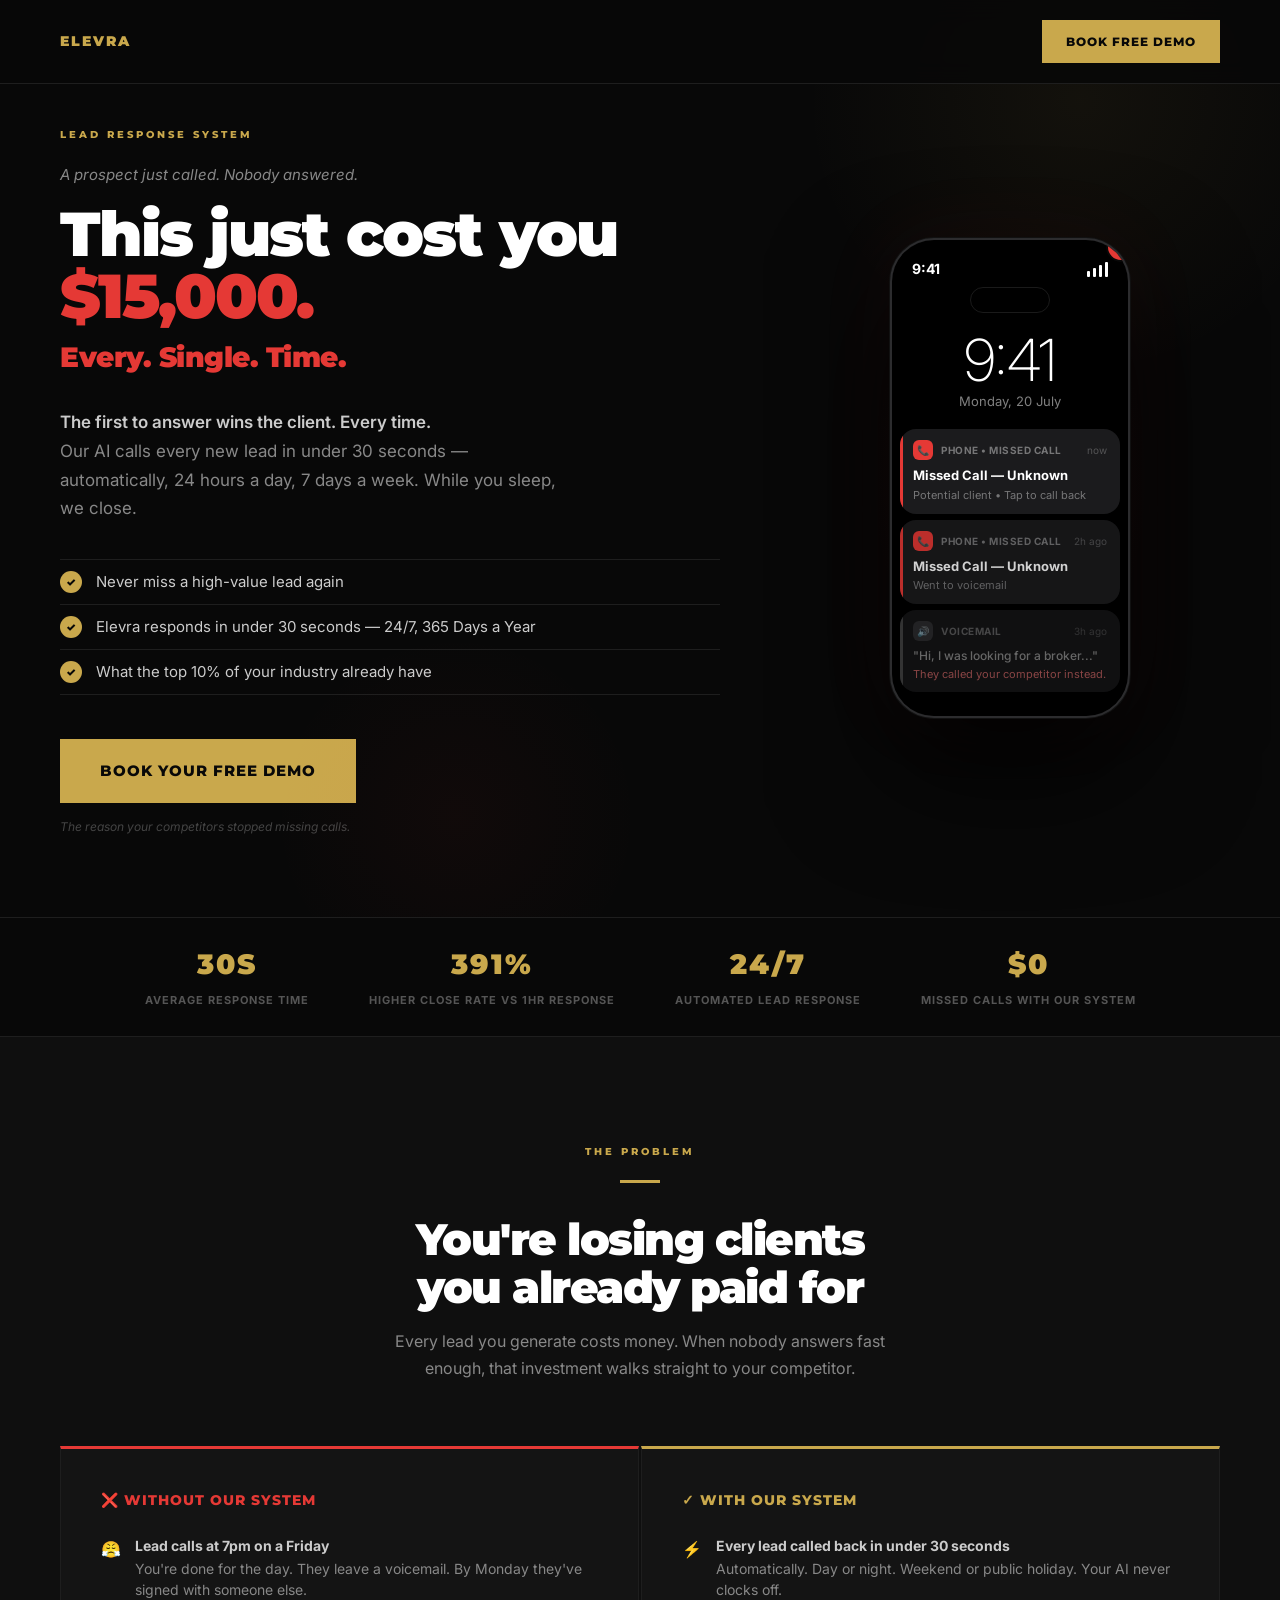
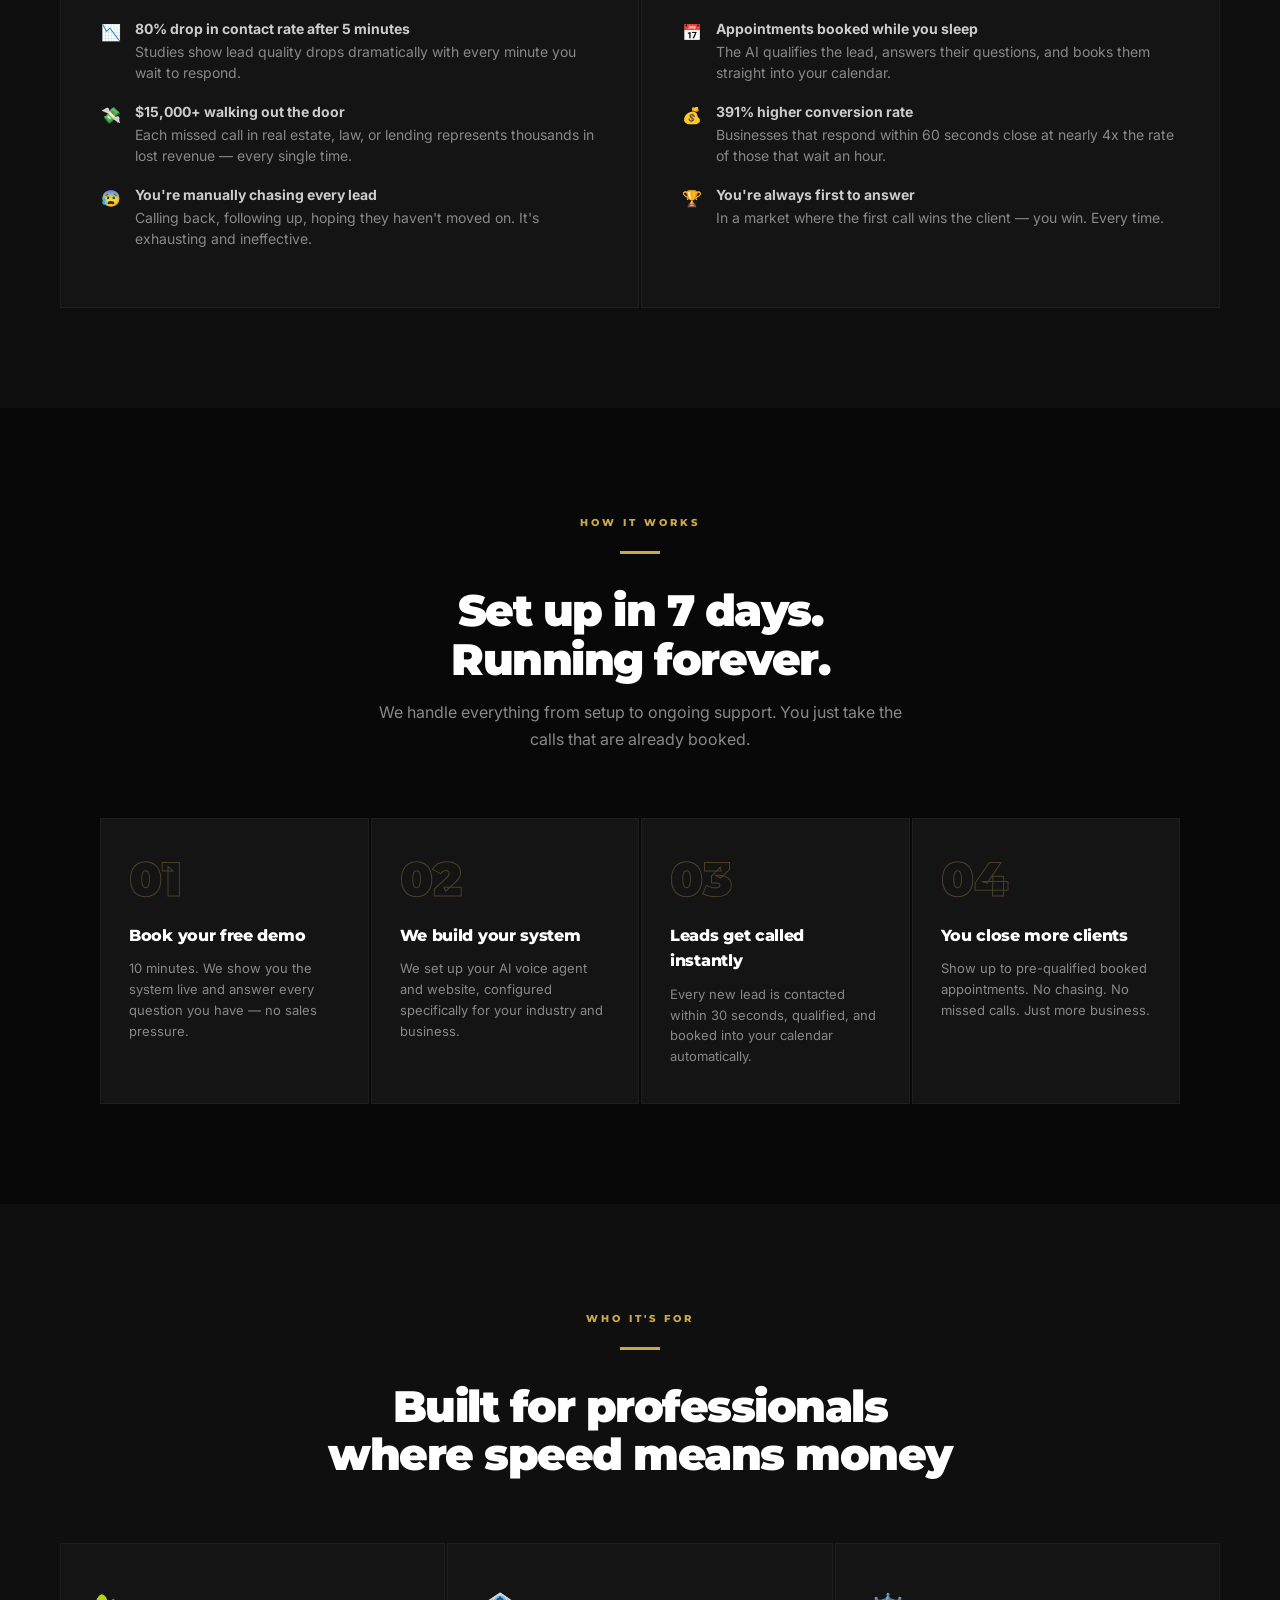
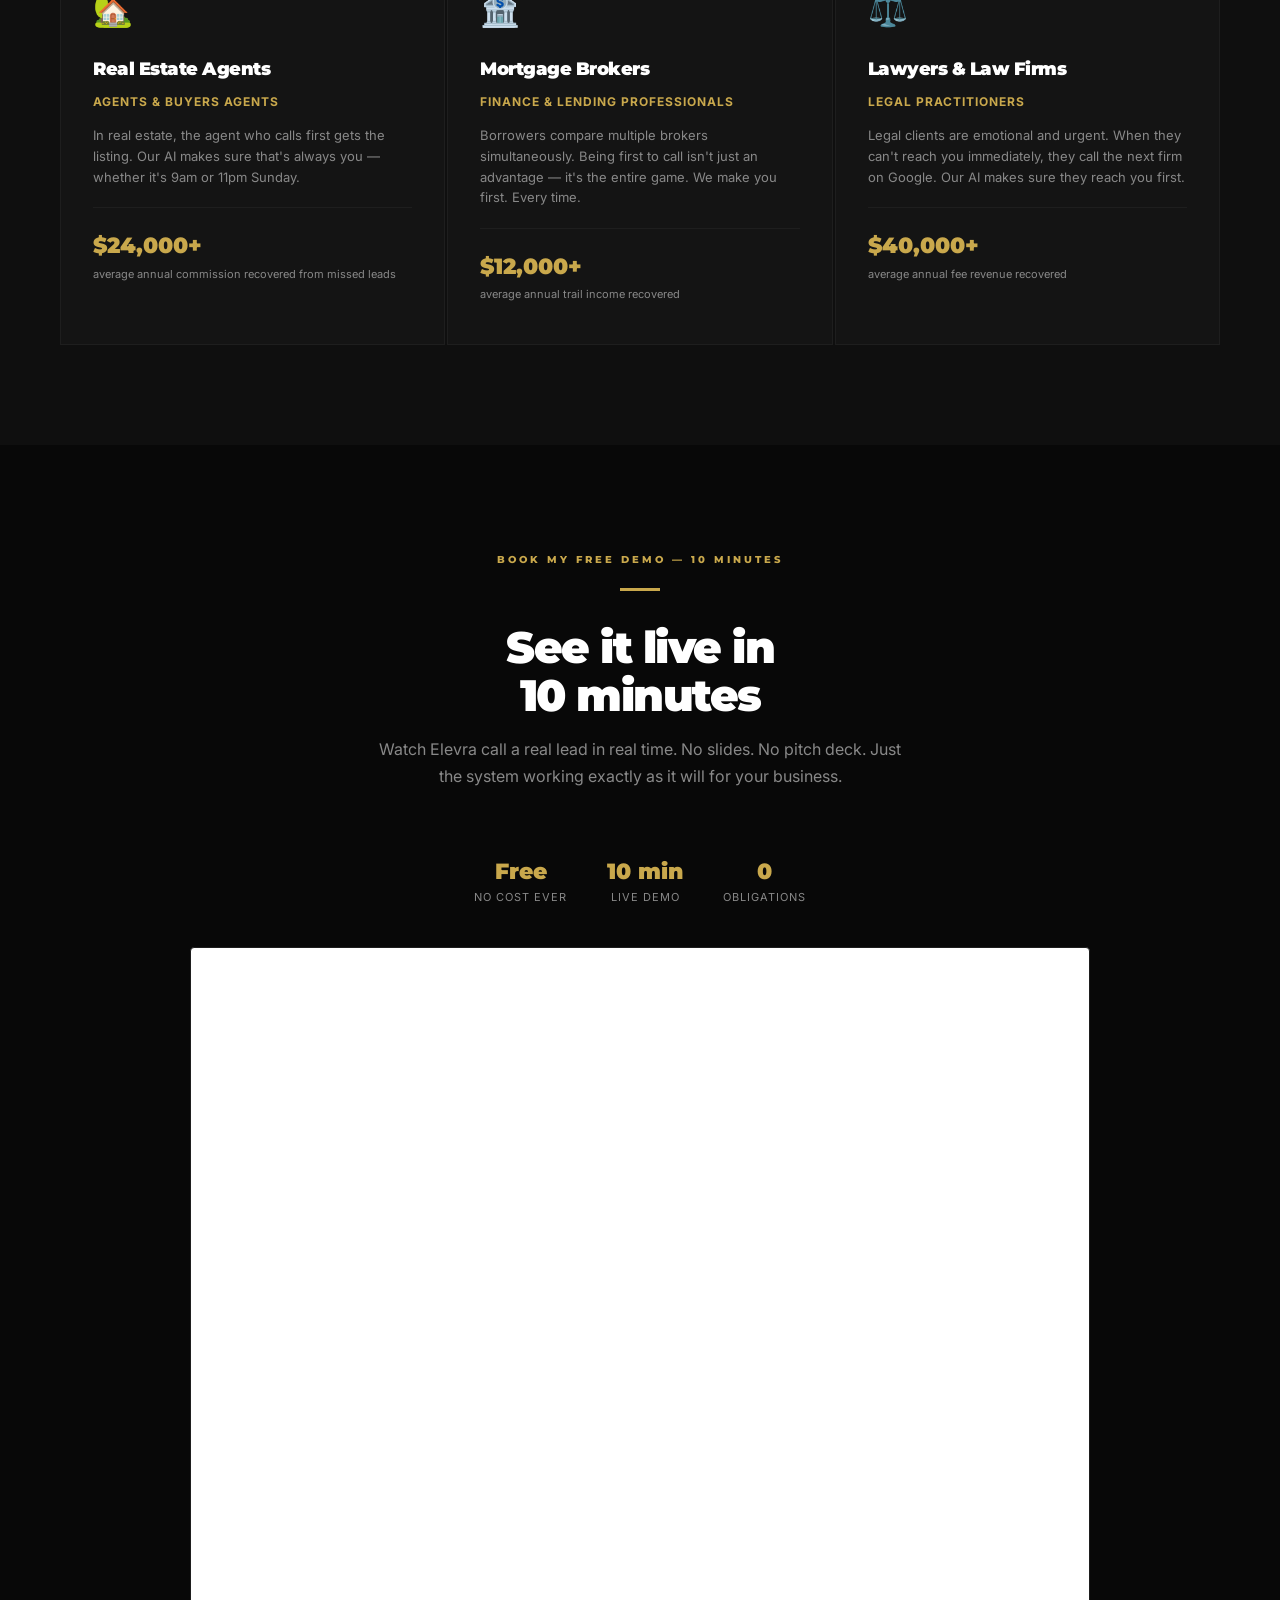
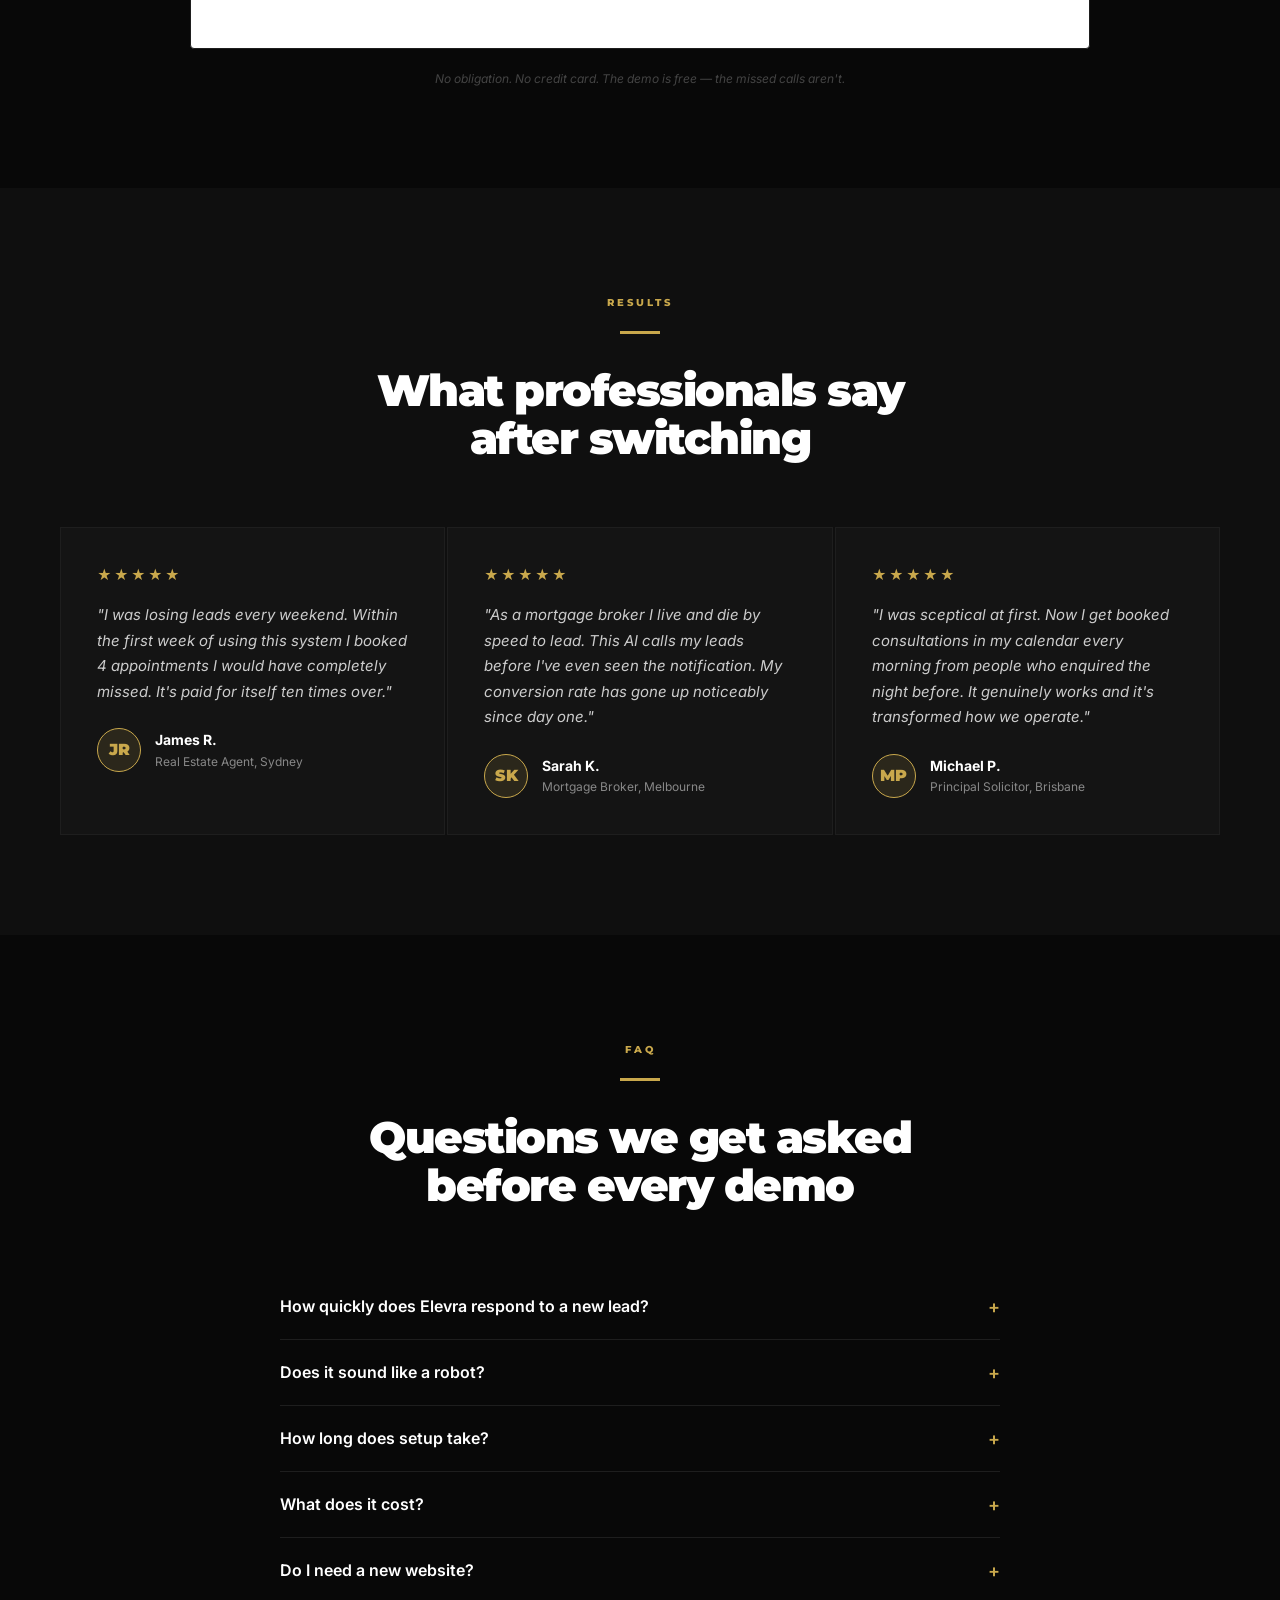
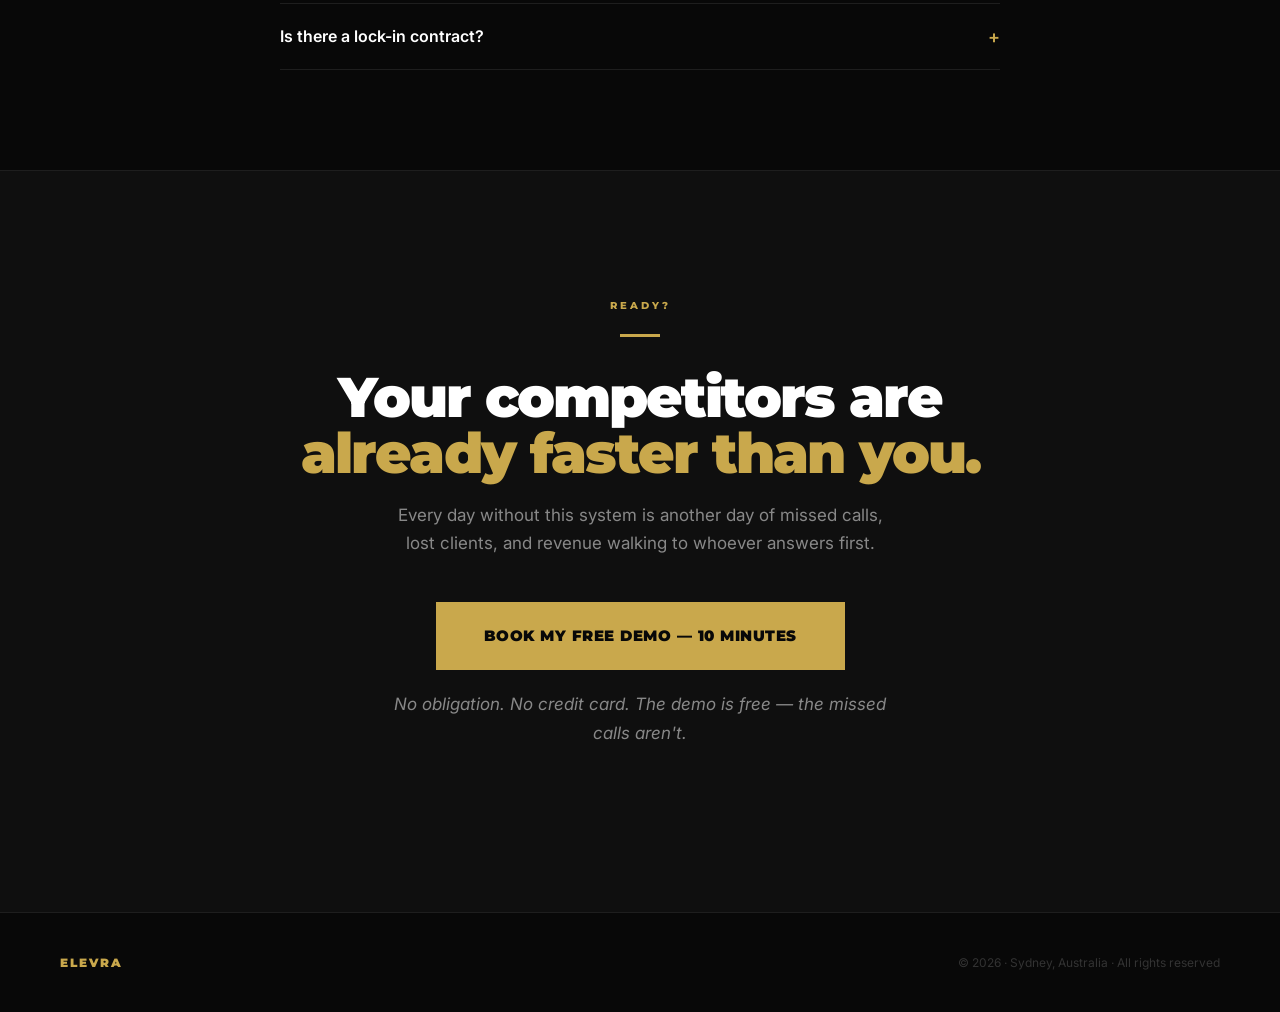
<file: index.html>
<!DOCTYPE html>
<html lang="en">
<head>
<meta charset="UTF-8">
<meta name="viewport" content="width=device-width, initial-scale=1.0">
<title>Elevra AI — Never Lose Another Client Call</title>
<link rel="preconnect" href="https://fonts.googleapis.com">
<link href="https://fonts.googleapis.com/css2?family=Montserrat:wght@400;600;700;900&family=Inter:wght@400;500;600&display=swap" rel="stylesheet">
<link rel="stylesheet" href="/css/site.css">
</head>
<body>

<div id="site-nav"></div>
<div id="hero"></div>
<div id="trust-bar"></div>
<div id="pain-section"></div>
<div id="how-it-works"></div>
<div id="who-its-for"></div>
<div id="book-demo"></div>
<div id="testimonials"></div>
<div id="faq"></div>
<div id="final-cta"></div>
<div id="footer"></div>

<script src="/js/site.js"></script>
</body>
</html>
</file>
<file: css/site.css>
:root {
  --black: #080808;
  --dark: #0f0f0f;
  --card: #141414;
  --border: #1e1e1e;
  --gold: #C9A84C;
  --gold-light: #e8c76a;
  --gold-dim: rgba(201,168,76,0.12);
  --red: #e53935;
  --white: #ffffff;
  --gray: #888;
  --light: #ccc;
}

* { margin: 0; padding: 0; box-sizing: border-box; }

html { scroll-behavior: smooth; }

body {
  background: var(--black);
  color: var(--white);
  font-family: 'Inter', sans-serif;
  font-size: 16px;
  line-height: 1.6;
  overflow-x: hidden;
}

/* ── UTILS ── */
.gold { color: var(--gold); }
.red { color: var(--red); }
.gray { color: var(--gray); }
.center { text-align: center; }
.tag {
  display: inline-block;
  font-family: 'Montserrat', sans-serif;
  font-size: 10px; font-weight: 800;
  letter-spacing: 3px; text-transform: uppercase;
  color: var(--gold);
  margin-bottom: 20px;
}
.gold-bar {
  width: 40px; height: 3px;
  background: var(--gold);
  margin: 0 auto 32px;
}

/* ── NAV ── */
nav {
  position: fixed; top: 0; left: 0; right: 0;
  z-index: 100;
  padding: 20px 60px;
  display: flex; align-items: center; justify-content: space-between;
  background: rgba(8,8,8,0.92);
  backdrop-filter: blur(12px);
  border-bottom: 1px solid var(--border);
}
.nav-logo {
  font-family: 'Montserrat', sans-serif;
  font-size: 14px; font-weight: 900;
  letter-spacing: 2px; text-transform: uppercase;
  color: var(--gold);
}
.nav-cta {
  background: var(--gold); color: var(--black);
  font-family: 'Montserrat', sans-serif;
  font-size: 12px; font-weight: 800;
  letter-spacing: 1px; text-transform: uppercase;
  padding: 12px 24px;
  text-decoration: none;
  transition: background 0.2s;
}
.nav-cta:hover { background: var(--gold-light); }

/* ── HERO ── */
.hero {
  min-height: 100vh;
  display: flex; align-items: center;
  padding: 120px 60px 80px;
  position: relative;
  overflow: hidden;
}

/* Ambient glow */
.hero::before {
  content: "";
  position: absolute;
  top: -200px; right: -100px;
  width: 600px; height: 600px;
  background: radial-gradient(ellipse, rgba(201,168,76,0.06) 0%, transparent 65%);
  pointer-events: none;
}
.hero::after {
  content: "";
  position: absolute;
  bottom: -100px; left: 20%;
  width: 400px; height: 400px;
  background: radial-gradient(ellipse, rgba(229,57,53,0.04) 0%, transparent 65%);
  pointer-events: none;
}

.hero-inner {
  max-width: 1200px; margin: 0 auto;
  display: grid; grid-template-columns: 1fr 420px;
  gap: 80px; align-items: center;
  width: 100%;
}

.hero-eyebrow {
  font-family: 'Inter', sans-serif;
  font-size: 15px; font-style: italic;
  color: var(--gray); margin-bottom: 16px;
}

.hero-h1 {
  font-family: 'Montserrat', sans-serif;
  font-size: clamp(38px, 5vw, 62px);
  font-weight: 900; line-height: 1.0;
  letter-spacing: -2px;
  margin-bottom: 8px;
}

.hero-sub {
  font-family: 'Montserrat', sans-serif;
  font-size: clamp(20px, 2.5vw, 28px);
  font-weight: 900;
  color: var(--red);
  letter-spacing: -0.5px;
  margin-bottom: 28px;
}

.hero-body {
  font-size: 17px; color: var(--gray);
  max-width: 520px; line-height: 1.7;
  margin-bottom: 36px;
}
.hero-body strong { color: var(--light); font-weight: 600; }

.hero-bullets {
  list-style: none; margin-bottom: 44px;
}
.hero-bullets li {
  font-size: 15px; color: var(--light);
  padding: 10px 0;
  border-bottom: 1px solid var(--border);
  display: flex; align-items: center; gap: 14px;
}
.hero-bullets li:first-child { border-top: 1px solid var(--border); }
.check {
  width: 22px; height: 22px;
  background: var(--gold); border-radius: 50%;
  display: flex; align-items: center; justify-content: center;
  flex-shrink: 0; font-size: 11px; color: var(--black); font-weight: 900;
}

/* ── PHONE MOCKUP ── */
.phone-wrap {
  display: flex; align-items: center; justify-content: center;
  position: relative;
}
.phone-wrap::before {
  content: "";
  position: absolute;
  width: 300px; height: 500px;
  background: radial-gradient(ellipse, rgba(229,57,53,0.10) 0%, transparent 65%);
  border-radius: 50%;
}
.phone {
  width: 240px; height: 480px;
  background: #0f0f0f;
  border-radius: 44px;
  border: 2px solid #2c2c2e;
  position: relative;
  box-shadow:
    0 0 0 1px #111,
    0 50px 120px rgba(0,0,0,0.9),
    0 0 80px rgba(229,57,53,0.07),
    inset 0 1px 0 rgba(255,255,255,0.05);
  overflow: hidden;
  z-index: 2;
}
.missed-badge {
  position: absolute; top: -8px; right: -8px;
  width: 30px; height: 30px;
  background: var(--red); border-radius: 50%;
  border: 2px solid var(--black);
  display: flex; align-items: center; justify-content: center;
  font-size: 13px; font-weight: 900; color: #fff;
  z-index: 10;
}
.pscreen {
  width: 100%; height: 100%;
  background: #000; border-radius: 42px;
  overflow: hidden; display: flex; flex-direction: column;
}
.status {
  padding: 18px 20px 0;
  display: flex; justify-content: space-between; align-items: center;
  flex-shrink: 0;
}
.s-time { font-size: 14px; font-weight: 700; color: #fff; }
.s-right { display: flex; gap: 3px; align-items: flex-end; }
.sb { width: 3px; border-radius: 1px; background: #fff; }
.island {
  width: 80px; height: 26px;
  background: #000; border-radius: 20px;
  margin: 6px auto 0;
  border: 1.5px solid #1a1a1a; flex-shrink: 0;
}
.lock-t {
  text-align: center; padding: 18px 0 10px; flex-shrink: 0;
}
.lock-hr { font-size: 58px; font-weight: 200; color: #fff; line-height: 1; }
.lock-d { font-size: 13px; color: rgba(255,255,255,0.5); margin-top: 2px; }
.notif {
  margin: 8px 8px 0; background: rgba(28,28,30,0.97);
  border-radius: 16px; padding: 11px 13px;
  position: relative; overflow: hidden; flex-shrink: 0;
}
.notif::before {
  content: "";
  position: absolute; left: 0; top: 0; bottom: 0; width: 3px;
  background: var(--red); border-radius: 3px 0 0 3px;
}
.notif.vm::before { background: #555; }
.n-top {
  display: flex; align-items: center; gap: 8px; margin-bottom: 5px;
}
.n-ico {
  width: 20px; height: 20px; background: var(--red);
  border-radius: 6px; display: flex; align-items: center;
  justify-content: center; font-size: 10px; flex-shrink: 0;
}
.n-ico.g { background: #3a3a3c; }
.n-app { font-size: 10px; color: rgba(255,255,255,0.4); font-weight: 700; letter-spacing: 0.5px; text-transform: uppercase; }
.n-when { font-size: 10px; color: rgba(255,255,255,0.25); margin-left: auto; }
.n-title { font-size: 13px; font-weight: 700; color: #fff; margin-bottom: 2px; }
.n-body { font-size: 11px; color: rgba(255,255,255,0.4); line-height: 1.3; }
.n-body.r { color: #e57373; }

/* ── TRUST BAR ── */
.trust-bar {
  border-top: 1px solid var(--border);
  border-bottom: 1px solid var(--border);
  padding: 24px 60px;
  display: flex; align-items: center;
  justify-content: center; gap: 60px;
  overflow: hidden;
}
.trust-bar span {
  font-size: 11px; font-weight: 700;
  letter-spacing: 2px; text-transform: uppercase;
  color: #333; white-space: nowrap;
}
.trust-stat {
  text-align: center;
}
.trust-stat .num {
  font-family: 'Montserrat', sans-serif;
  font-size: 28px; font-weight: 900;
  color: var(--gold); display: block;
}
.trust-stat .lbl {
  font-size: 11px; color: #555;
  text-transform: uppercase; letter-spacing: 1px;
}

/* ── SECTIONS ── */
section {
  padding: 100px 60px;
  max-width: 1200px; margin: 0 auto;
}
section.full {
  max-width: 100%;
  background: var(--dark);
  padding: 100px 60px;
}
section.full .inner { max-width: 1200px; margin: 0 auto; }

.section-head {
  text-align: center; margin-bottom: 64px;
}
.section-head h2 {
  font-family: 'Montserrat', sans-serif;
  font-size: clamp(28px, 4vw, 44px);
  font-weight: 900; letter-spacing: -1.5px;
  line-height: 1.1; margin-bottom: 16px;
}
.section-head p {
  font-size: 16px; color: var(--gray);
  max-width: 540px; margin: 0 auto; line-height: 1.7;
}

/* ── HOW IT WORKS ── */
.steps {
  display: grid; grid-template-columns: repeat(4, 1fr);
  gap: 2px;
  position: relative;
}
.step {
  background: var(--card);
  border: 1px solid var(--border);
  padding: 36px 28px;
  position: relative;
  transition: border-color 0.2s;
}
.step:hover { border-color: var(--gold); }
.step-num {
  font-family: 'Montserrat', sans-serif;
  font-size: 48px; font-weight: 900;
  color: var(--gold-dim);
  line-height: 1; margin-bottom: 20px;
  -webkit-text-stroke: 1px rgba(201,168,76,0.3);
  color: transparent;
}
.step h3 {
  font-family: 'Montserrat', sans-serif;
  font-size: 16px; font-weight: 800;
  margin-bottom: 10px; letter-spacing: -0.3px;
}
.step p { font-size: 13px; color: var(--gray); line-height: 1.6; }

/* ── PAIN SECTION ── */
.pain-grid {
  display: grid; grid-template-columns: 1fr 1fr;
  gap: 2px;
}
.pain-card {
  background: var(--card); border: 1px solid var(--border);
  padding: 40px;
}
.pain-card.bad { border-top: 3px solid var(--red); }
.pain-card.good { border-top: 3px solid var(--gold); }
.pain-card h3 {
  font-family: 'Montserrat', sans-serif;
  font-size: 14px; font-weight: 800;
  letter-spacing: 1px; text-transform: uppercase;
  margin-bottom: 24px;
}
.pain-card h3.r { color: var(--red); }
.pain-card h3.g { color: var(--gold); }
.pain-item {
  display: flex; gap: 14px; align-items: flex-start;
  margin-bottom: 18px;
}
.pain-icon { font-size: 16px; flex-shrink: 0; margin-top: 2px; }
.pain-item p { font-size: 14px; color: var(--gray); line-height: 1.5; }
.pain-item p strong { color: var(--light); display: block; margin-bottom: 2px; }

/* ── WHO IT'S FOR ── */
.who-grid {
  display: grid; grid-template-columns: repeat(3, 1fr); gap: 2px;
}
.who-card {
  background: var(--card); border: 1px solid var(--border);
  padding: 40px 32px;
  transition: border-color 0.2s, transform 0.2s;
}
.who-card:hover { border-color: var(--gold); transform: translateY(-4px); }
.who-icon { font-size: 32px; margin-bottom: 20px; display: block; }
.who-card h3 {
  font-family: 'Montserrat', sans-serif;
  font-size: 18px; font-weight: 900;
  margin-bottom: 8px; letter-spacing: -0.5px;
}
.who-card .role { font-size: 12px; color: var(--gold); font-weight: 700; letter-spacing: 1px; text-transform: uppercase; margin-bottom: 14px; }
.who-card p { font-size: 13px; color: var(--gray); line-height: 1.6; }
.who-stat {
  margin-top: 20px; padding-top: 20px;
  border-top: 1px solid var(--border);
  font-family: 'Montserrat', sans-serif;
  font-size: 22px; font-weight: 900; color: var(--gold);
}
.who-stat span { display: block; font-size: 11px; color: var(--gray); font-family: 'Inter', sans-serif; font-weight: 400; margin-top: 2px; }

/* ── TESTIMONIALS ── */
.testi-grid {
  display: grid; grid-template-columns: repeat(3, 1fr); gap: 2px;
}
.testi {
  background: var(--card); border: 1px solid var(--border);
  padding: 36px;
}
.stars { color: var(--gold); font-size: 14px; letter-spacing: 2px; margin-bottom: 16px; }
.testi blockquote {
  font-size: 15px; color: var(--light);
  line-height: 1.7; font-style: italic;
  margin-bottom: 24px; border: none; padding: 0;
}
.testi-author { display: flex; align-items: center; gap: 14px; }
.testi-avatar {
  width: 44px; height: 44px; border-radius: 50%;
  background: var(--gold-dim);
  border: 1px solid var(--gold);
  display: flex; align-items: center; justify-content: center;
  font-family: 'Montserrat', sans-serif;
  font-size: 16px; font-weight: 900; color: var(--gold);
  flex-shrink: 0;
}
.testi-name { font-size: 14px; font-weight: 700; color: var(--white); }
.testi-role { font-size: 12px; color: var(--gray); }

/* ── FAQ ── */
.faq-list { max-width: 720px; margin: 0 auto; }
.faq-item {
  border-bottom: 1px solid var(--border);
}
.faq-q {
  width: 100%; background: none; border: none;
  text-align: left; padding: 22px 0;
  font-family: 'Inter', sans-serif;
  font-size: 16px; font-weight: 600; color: var(--white);
  cursor: pointer; display: flex; justify-content: space-between;
  align-items: center; gap: 20px;
}
.faq-q:hover { color: var(--gold); }
.faq-q .arr { color: var(--gold); font-size: 18px; transition: transform 0.2s; flex-shrink: 0; }
.faq-q.open .arr { transform: rotate(45deg); }
.faq-a {
  display: none; padding-bottom: 22px;
  font-size: 14px; color: var(--gray); line-height: 1.7;
}
.faq-a.open { display: block; }

/* ── FINAL CTA ── */
.final-cta {
  background: var(--dark);
  border-top: 1px solid var(--border);
  text-align: center;
  padding: 120px 60px;
}
.final-cta h2 {
  font-family: 'Montserrat', sans-serif;
  font-size: clamp(32px, 5vw, 56px);
  font-weight: 900; letter-spacing: -2px;
  line-height: 1.0; margin-bottom: 20px;
}
.final-cta p {
  font-size: 17px; color: var(--gray);
  max-width: 500px; margin: 0 auto 44px;
  line-height: 1.7;
}
.final-btn {
  display: inline-block;
  background: var(--gold); color: var(--black);
  font-family: 'Montserrat', sans-serif;
  font-size: 15px; font-weight: 900;
  letter-spacing: 0.5px; text-transform: uppercase;
  padding: 22px 48px; text-decoration: none;
  transition: background 0.2s;
  margin-bottom: 20px;
}
.final-btn:hover { background: var(--gold-light); }
.final-note { font-size: 12px; color: #444; font-style: italic; }

/* ── FOOTER ── */
footer {
  border-top: 1px solid var(--border);
  padding: 40px 60px;
  display: flex; justify-content: space-between; align-items: center;
}
.footer-logo {
  font-family: 'Montserrat', sans-serif;
  font-size: 12px; font-weight: 900;
  letter-spacing: 2px; text-transform: uppercase; color: var(--gold);
}
footer p { font-size: 12px; color: #333; }

/* ── SCROLL ANIMATIONS ── */
.fade-up {
  opacity: 0; transform: translateY(24px);
  transition: opacity 0.6s ease, transform 0.6s ease;
}
.fade-up.visible { opacity: 1; transform: translateY(0); }

@media (max-width: 900px) {
  nav { padding: 16px 24px; }
  .hero { padding: 100px 24px 60px; }
  .hero-inner { grid-template-columns: 1fr; gap: 60px; }
  .phone-wrap { order: -1; }
  section { padding: 60px 24px; }
  section.full { padding: 60px 24px; }
  .steps { grid-template-columns: 1fr 1fr; }
  .pain-grid { grid-template-columns: 1fr; }
  .who-grid { grid-template-columns: 1fr; }
  .testi-grid { grid-template-columns: 1fr; }
  .trust-bar { flex-wrap: wrap; gap: 32px; padding: 32px 24px; }
  footer { flex-direction: column; gap: 12px; text-align: center; }
}
</file>
